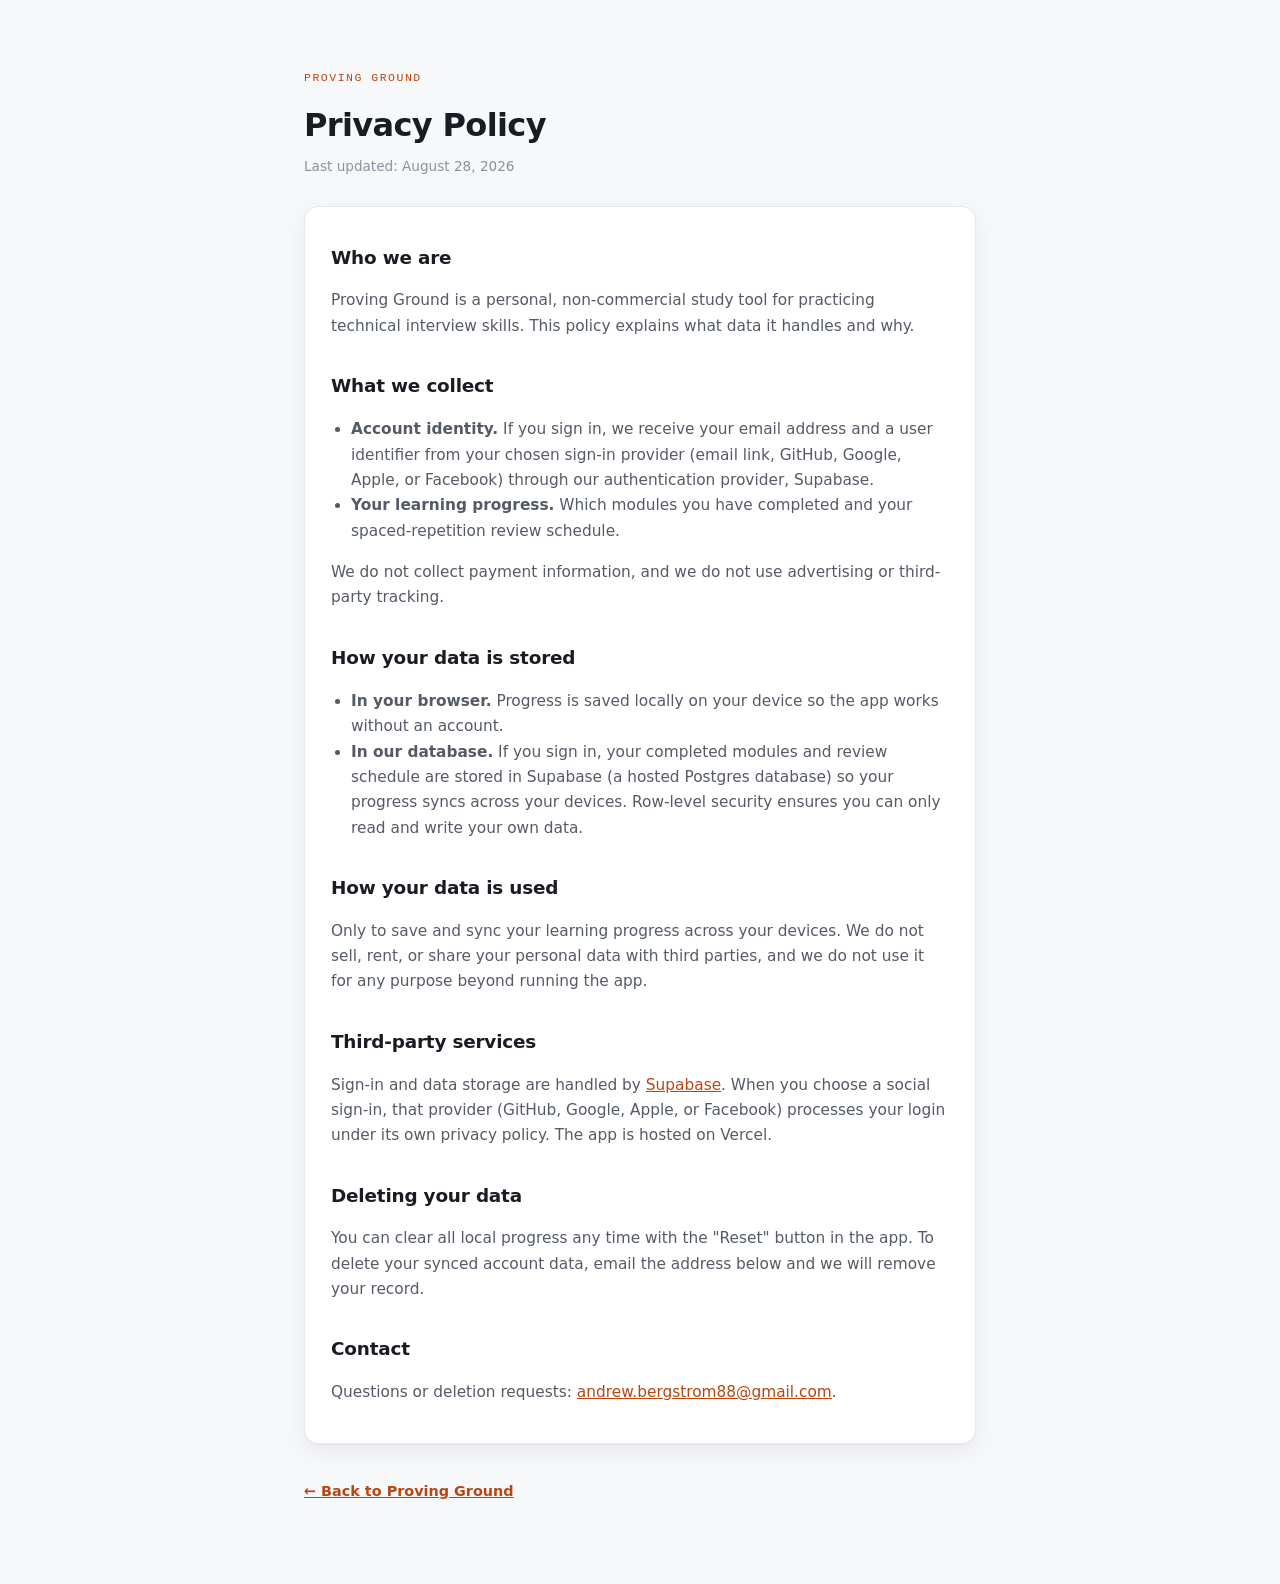
<file: privacy.html>
<!DOCTYPE html>
<html lang="en">
<head>
  <meta charset="UTF-8" />
  <meta name="viewport" content="width=device-width, initial-scale=1.0" />
  <title>Privacy Policy — Proving Ground</title>
  <style>
    :root { --ink:#191C22; --sec:#545B67; --muted:#8A919E; --paper:#F7F8FA; --surface:#FFFFFF; --border:#E4E8EE; --ember:#E15A1E; --ember-deep:#BC450F;
      --mono:ui-monospace,"SF Mono","Cascadia Code","Menlo","Consolas",monospace; --sans:system-ui,-apple-system,"Segoe UI",Roboto,Helvetica,Arial,sans-serif; }
    * { box-sizing:border-box; }
    body { margin:0; background:var(--paper); color:var(--ink); font-family:var(--sans); line-height:1.65; }
    .wrap { max-width:720px; margin:0 auto; padding:56px 24px 80px; }
    a { color:var(--ember-deep); }
    .eyebrow { font-family:var(--mono); font-size:0.72rem; letter-spacing:0.13em; text-transform:uppercase; color:var(--ember-deep); }
    h1 { font-size:2rem; letter-spacing:-0.02em; margin:12px 0 4px; }
    .updated { color:var(--muted); font-size:0.85rem; margin:0 0 28px; }
    h2 { font-size:1.15rem; letter-spacing:-0.01em; margin:32px 0 8px; }
    p, li { color:var(--sec); font-size:0.96rem; }
    ul { padding-left:20px; }
    .back { display:inline-block; margin-top:36px; font-size:0.9rem; font-weight:600; }
    .card { background:var(--surface); border:1px solid var(--border); border-radius:14px; padding:4px 26px 22px; box-shadow:0 1px 2px rgba(20,23,30,.04),0 8px 24px rgba(20,23,30,.06); }
  </style>
</head>
<body>
  <div class="wrap">
    <p class="eyebrow">Proving Ground</p>
    <h1>Privacy Policy</h1>
    <p class="updated">Last updated: August 28, 2026</p>
    <div class="card">
      <h2>Who we are</h2>
      <p>Proving Ground is a personal, non-commercial study tool for practicing technical interview skills. This policy explains what data it handles and why.</p>

      <h2>What we collect</h2>
      <ul>
        <li><strong>Account identity.</strong> If you sign in, we receive your email address and a user identifier from your chosen sign-in provider (email link, GitHub, Google, Apple, or Facebook) through our authentication provider, Supabase.</li>
        <li><strong>Your learning progress.</strong> Which modules you have completed and your spaced-repetition review schedule.</li>
      </ul>
      <p>We do not collect payment information, and we do not use advertising or third-party tracking.</p>

      <h2>How your data is stored</h2>
      <ul>
        <li><strong>In your browser.</strong> Progress is saved locally on your device so the app works without an account.</li>
        <li><strong>In our database.</strong> If you sign in, your completed modules and review schedule are stored in Supabase (a hosted Postgres database) so your progress syncs across your devices. Row-level security ensures you can only read and write your own data.</li>
      </ul>

      <h2>How your data is used</h2>
      <p>Only to save and sync your learning progress across your devices. We do not sell, rent, or share your personal data with third parties, and we do not use it for any purpose beyond running the app.</p>

      <h2>Third-party services</h2>
      <p>Sign-in and data storage are handled by <a href="https://supabase.com/privacy" target="_blank" rel="noopener">Supabase</a>. When you choose a social sign-in, that provider (GitHub, Google, Apple, or Facebook) processes your login under its own privacy policy. The app is hosted on Vercel.</p>

      <h2>Deleting your data</h2>
      <p>You can clear all local progress any time with the "Reset" button in the app. To delete your synced account data, email the address below and we will remove your record.</p>

      <h2>Contact</h2>
      <p>Questions or deletion requests: <a href="mailto:andrew.bergstrom88@gmail.com">andrew.bergstrom88@gmail.com</a>.</p>
    </div>
    <a class="back" href="/">← Back to Proving Ground</a>
  </div>
</body>
</html>
</file>
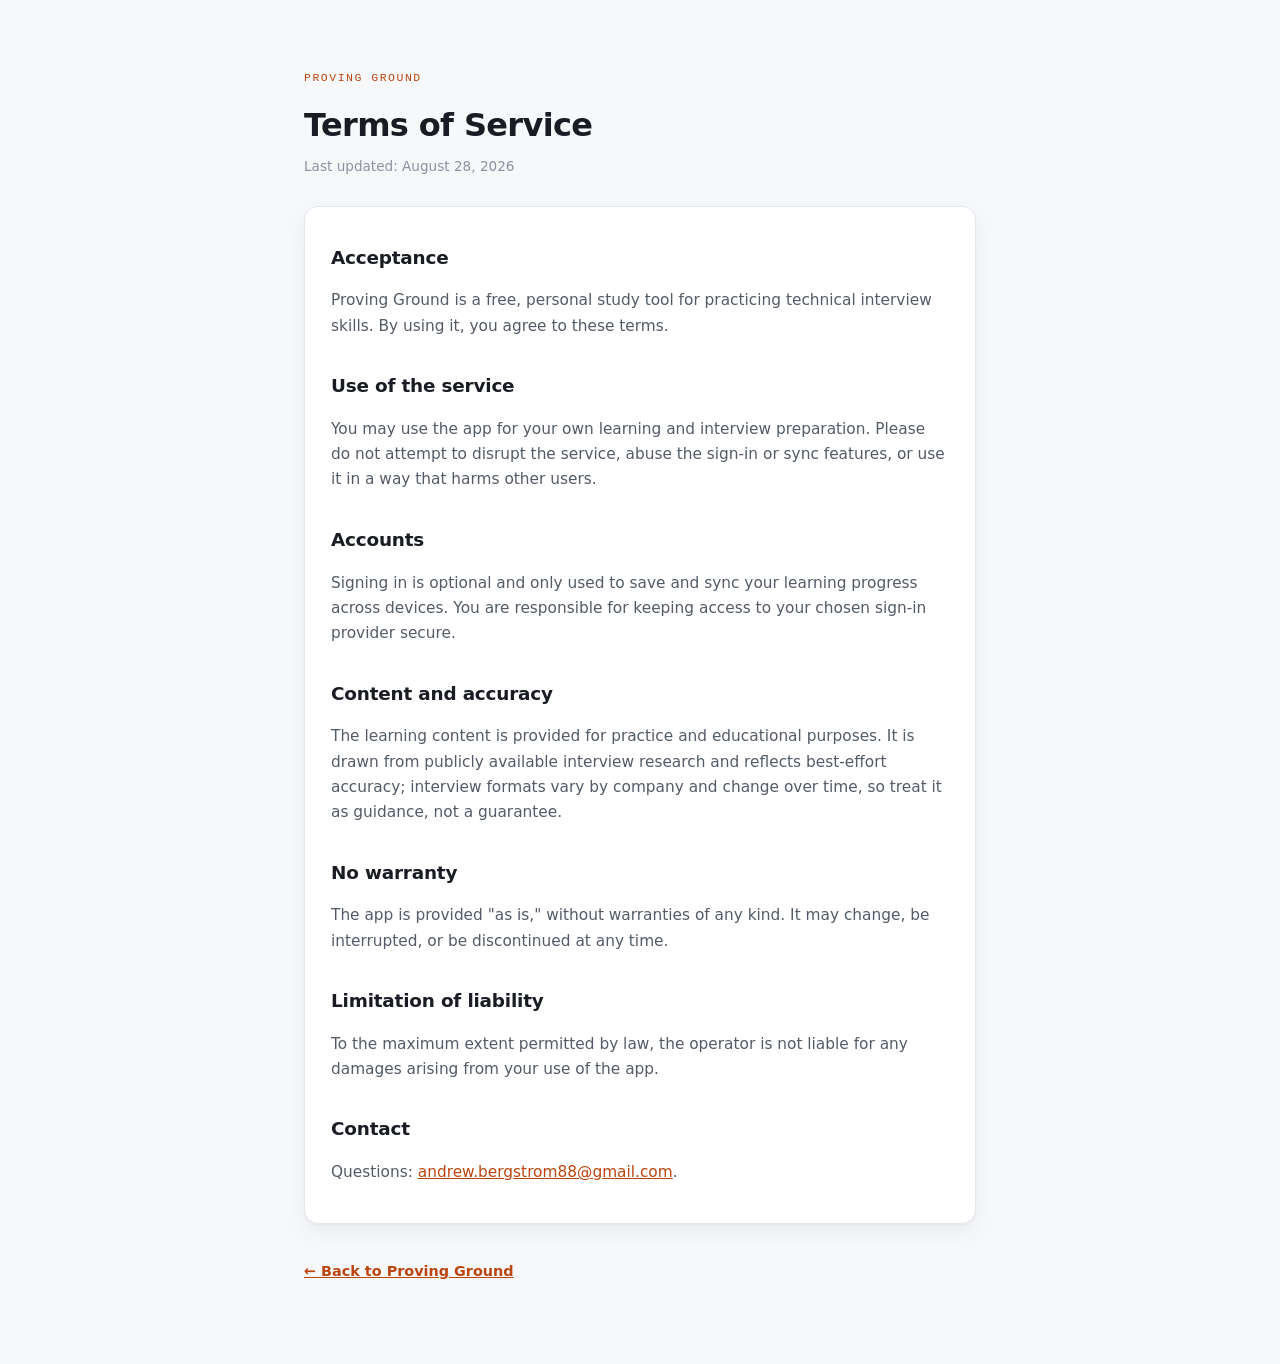
<file: terms.html>
<!DOCTYPE html>
<html lang="en">
<head>
  <meta charset="UTF-8" />
  <meta name="viewport" content="width=device-width, initial-scale=1.0" />
  <title>Terms of Service — Proving Ground</title>
  <style>
    :root { --ink:#191C22; --sec:#545B67; --muted:#8A919E; --paper:#F7F8FA; --surface:#FFFFFF; --border:#E4E8EE; --ember:#E15A1E; --ember-deep:#BC450F;
      --mono:ui-monospace,"SF Mono","Cascadia Code","Menlo","Consolas",monospace; --sans:system-ui,-apple-system,"Segoe UI",Roboto,Helvetica,Arial,sans-serif; }
    * { box-sizing:border-box; }
    body { margin:0; background:var(--paper); color:var(--ink); font-family:var(--sans); line-height:1.65; }
    .wrap { max-width:720px; margin:0 auto; padding:56px 24px 80px; }
    a { color:var(--ember-deep); }
    .eyebrow { font-family:var(--mono); font-size:0.72rem; letter-spacing:0.13em; text-transform:uppercase; color:var(--ember-deep); }
    h1 { font-size:2rem; letter-spacing:-0.02em; margin:12px 0 4px; }
    .updated { color:var(--muted); font-size:0.85rem; margin:0 0 28px; }
    h2 { font-size:1.15rem; letter-spacing:-0.01em; margin:32px 0 8px; }
    p, li { color:var(--sec); font-size:0.96rem; }
    ul { padding-left:20px; }
    .back { display:inline-block; margin-top:36px; font-size:0.9rem; font-weight:600; }
    .card { background:var(--surface); border:1px solid var(--border); border-radius:14px; padding:4px 26px 22px; box-shadow:0 1px 2px rgba(20,23,30,.04),0 8px 24px rgba(20,23,30,.06); }
  </style>
</head>
<body>
  <div class="wrap">
    <p class="eyebrow">Proving Ground</p>
    <h1>Terms of Service</h1>
    <p class="updated">Last updated: August 28, 2026</p>
    <div class="card">
      <h2>Acceptance</h2>
      <p>Proving Ground is a free, personal study tool for practicing technical interview skills. By using it, you agree to these terms.</p>

      <h2>Use of the service</h2>
      <p>You may use the app for your own learning and interview preparation. Please do not attempt to disrupt the service, abuse the sign-in or sync features, or use it in a way that harms other users.</p>

      <h2>Accounts</h2>
      <p>Signing in is optional and only used to save and sync your learning progress across devices. You are responsible for keeping access to your chosen sign-in provider secure.</p>

      <h2>Content and accuracy</h2>
      <p>The learning content is provided for practice and educational purposes. It is drawn from publicly available interview research and reflects best-effort accuracy; interview formats vary by company and change over time, so treat it as guidance, not a guarantee.</p>

      <h2>No warranty</h2>
      <p>The app is provided "as is," without warranties of any kind. It may change, be interrupted, or be discontinued at any time.</p>

      <h2>Limitation of liability</h2>
      <p>To the maximum extent permitted by law, the operator is not liable for any damages arising from your use of the app.</p>

      <h2>Contact</h2>
      <p>Questions: <a href="mailto:andrew.bergstrom88@gmail.com">andrew.bergstrom88@gmail.com</a>.</p>
    </div>
    <a class="back" href="/">← Back to Proving Ground</a>
  </div>
</body>
</html>
</file>
